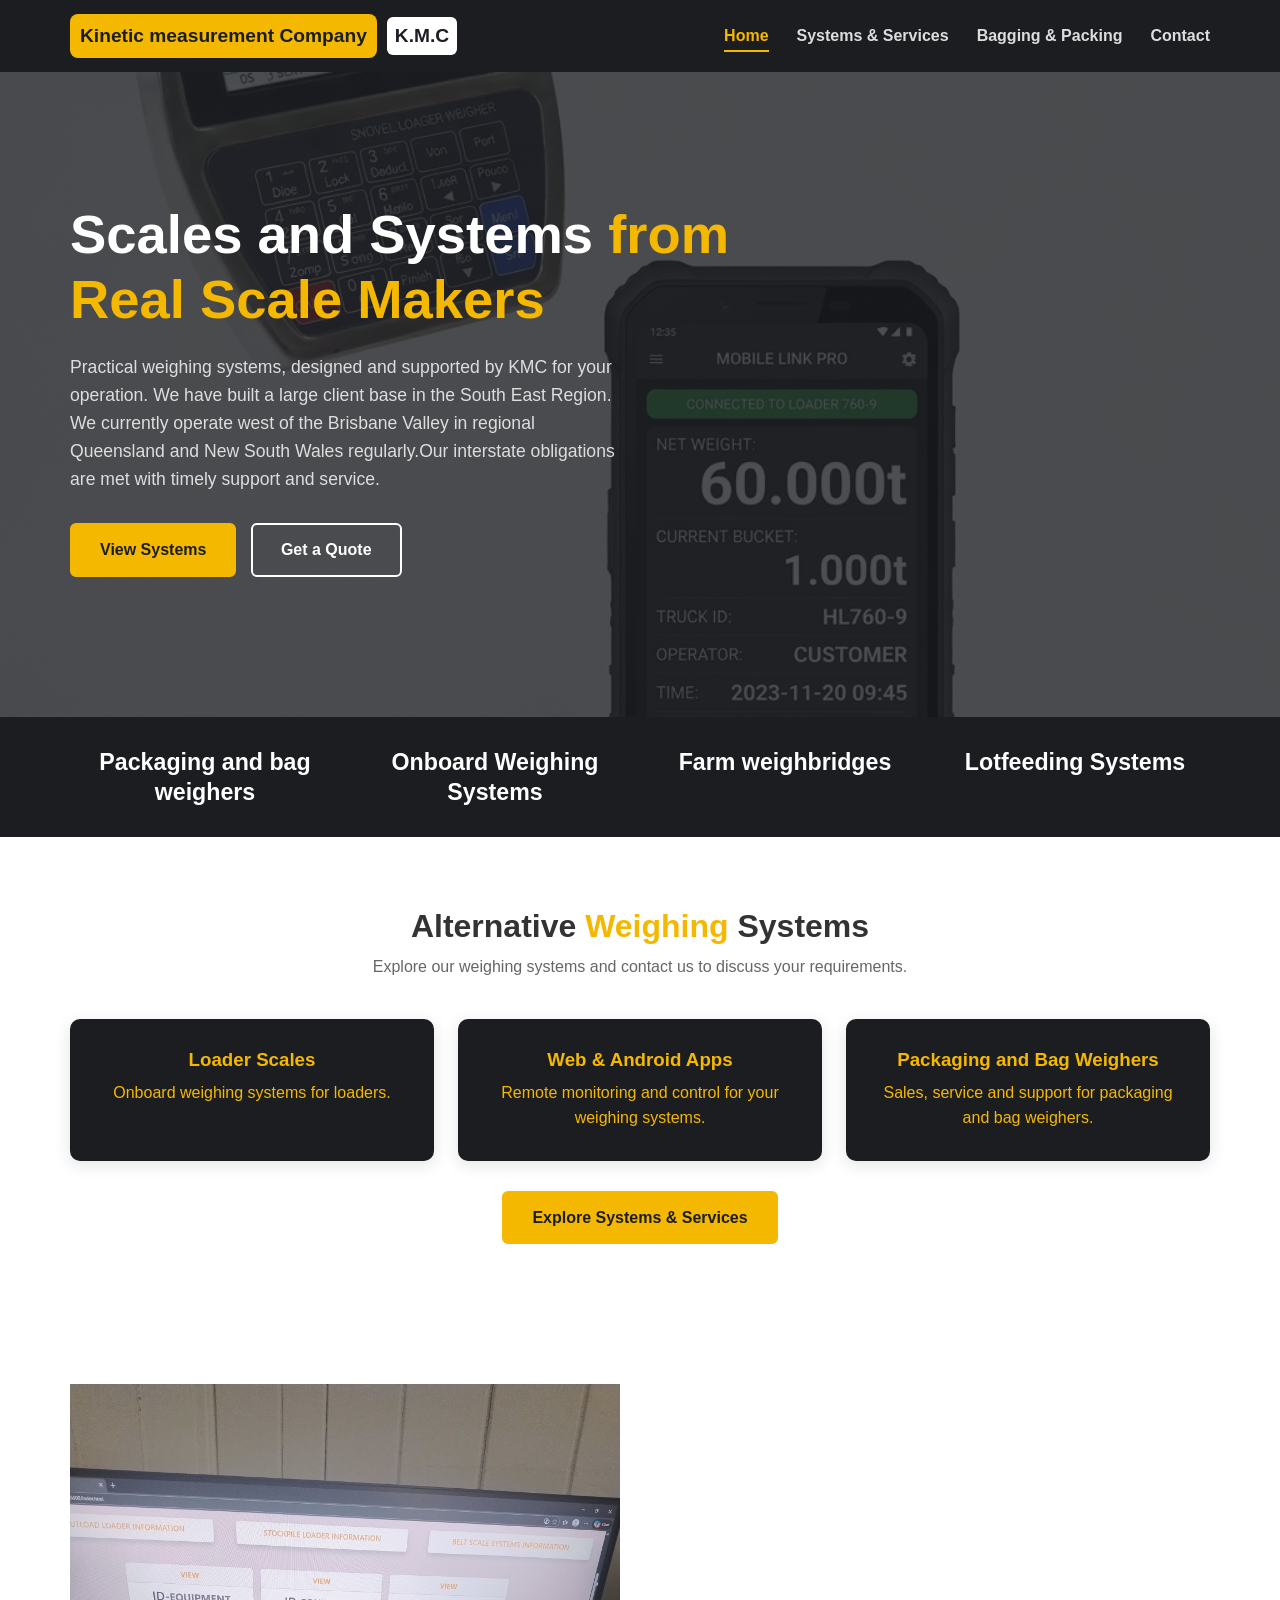
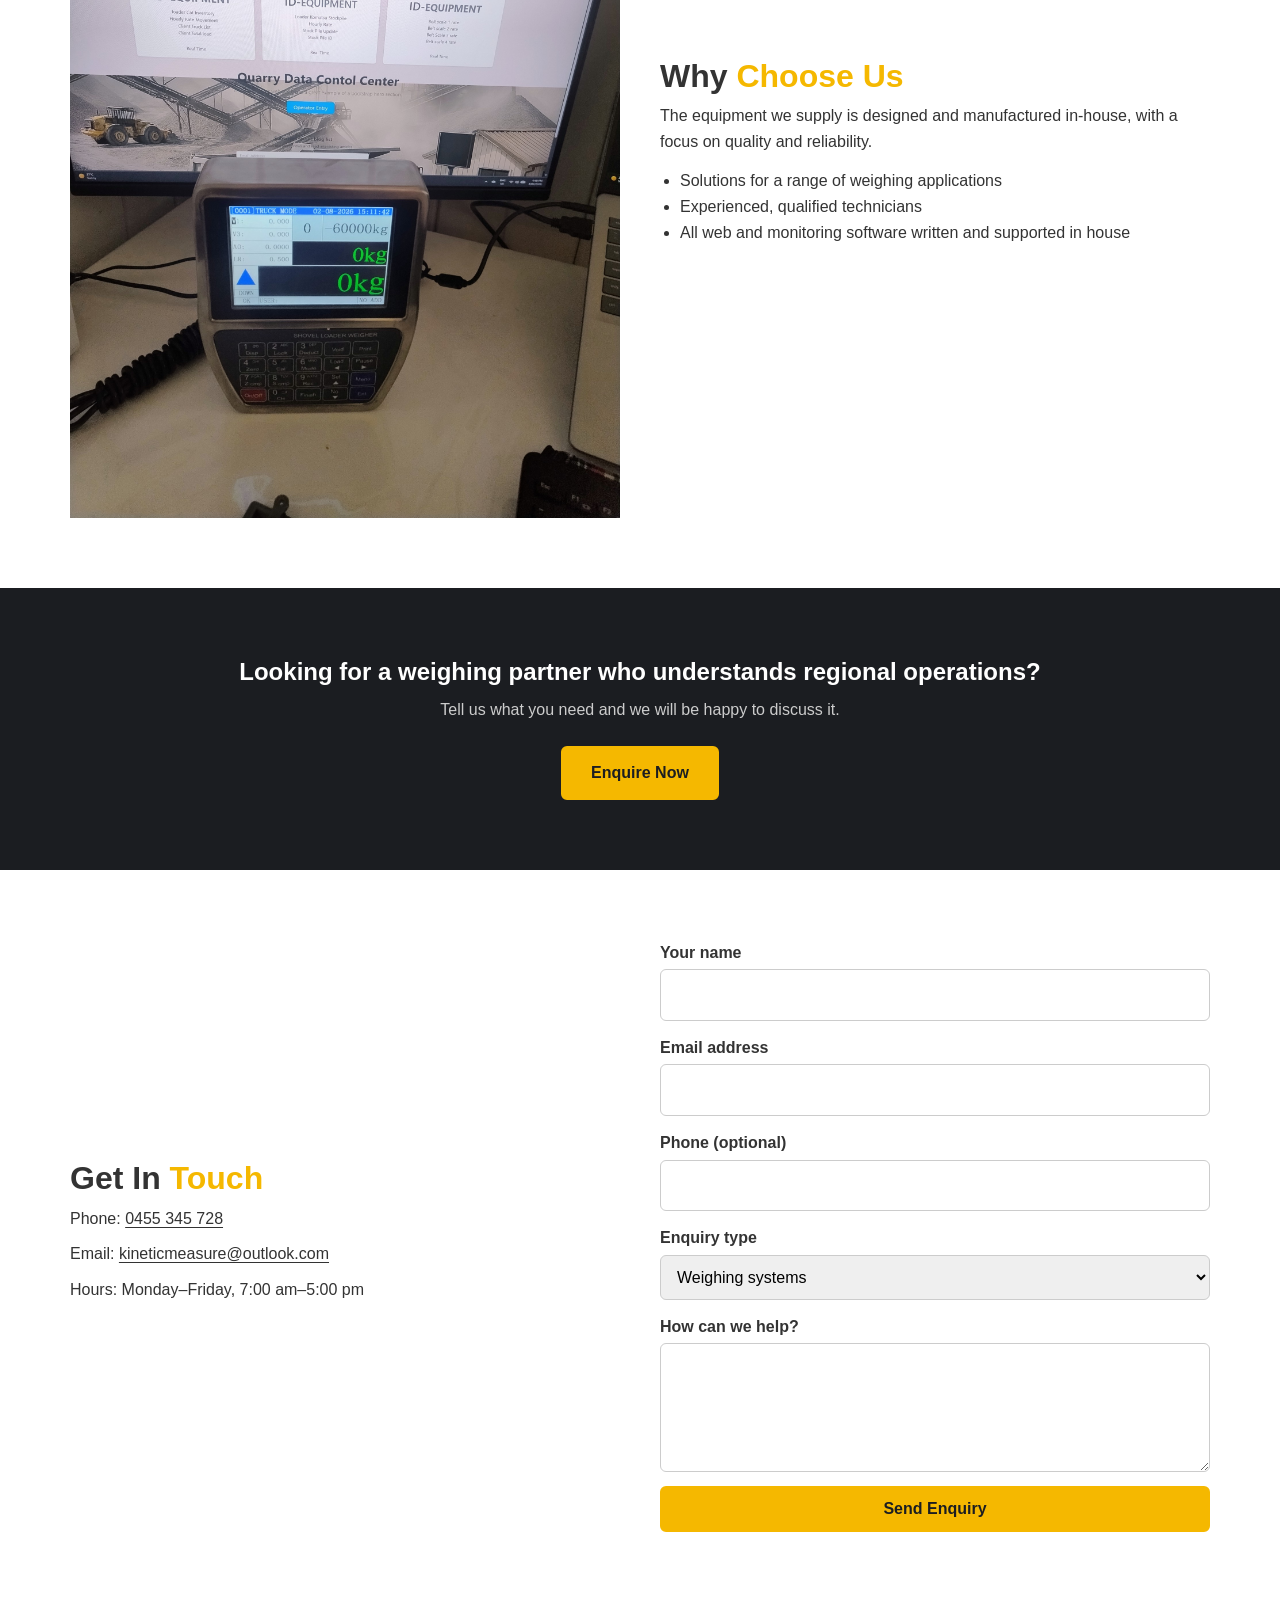
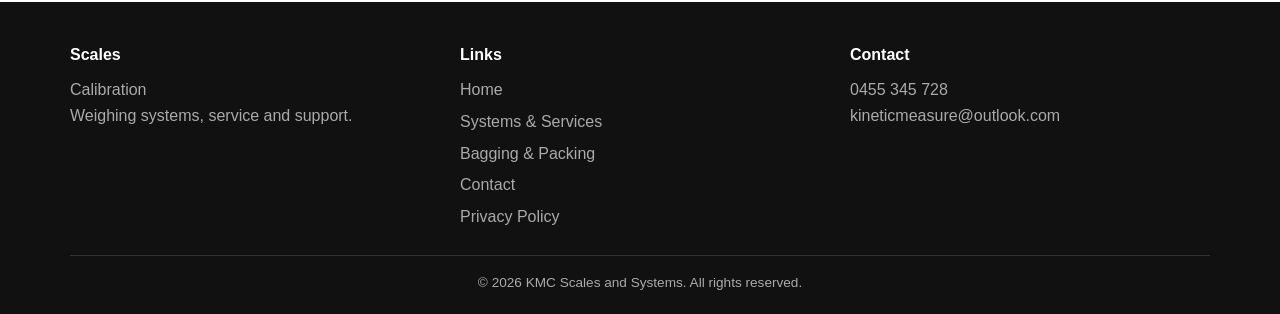
<file: index.html>
<!DOCTYPE html>
<html lang="en">
<head>
  <meta charset="UTF-8">
  <meta name="viewport" content="width=device-width, initial-scale=1">
  <title>Scales and Systems</title>
  <meta name="description" content="Weighing systems, packaging and bag weighers, loader scales, and practical support from KMC.">
  <link rel="canonical" href="https://kineticmeasure.com.au/">
  <link rel="stylesheet" href="css/style.css">
</head>
<body>

<a class="skip-link" href="#main-content">Skip to content</a>
<header>
  <div class="container nav">
    <a href="index.html" class="logo">
      <span class="logo-placeholder" aria-hidden="true"> Kinetic measurement Company</span>
      <span>K.M.C</span>
    </a>
    <button class="menu-toggle" type="button" aria-label="Toggle navigation" aria-expanded="false" aria-controls="primary-navigation">&#9776;</button>
    <nav id="primary-navigation" aria-label="Primary navigation">
      <ul>
        <li><a href="index.html" class="active">Home</a></li>
        <li><a href="sales-services.html">Systems &amp; Services</a></li>
        <li><a href="packing.html">Bagging &amp; Packing</a></li>
        <li><a href="index.html#contact">Contact</a></li>
      </ul>
    </nav>
  </div>
</header>

<main id="main-content">
<section class="hero">
  <div class="container">
    <h1>Scales and Systems <span>from Real Scale Makers</span></h1>
    <p>Practical weighing systems, designed and supported by KMC for your operation. We have built a large client base in the South East Region. We currently operate west of the Brisbane Valley in regional Queensland and New South Wales regularly.Our interstate obligations are met with timely support and service.</p>
    <a href="sales-services.html" class="btn">View Systems</a>
    <a href="#contact" class="btn outline">Get a Quote</a>
  </div>
</section>

<div class="stats">
  <div class="container">
    <div><strong>Packaging and bag weighers</strong></div>
    <div><strong>Onboard Weighing Systems</strong></div>
    <div><strong>Farm weighbridges</strong></div>
    <div><strong>Lotfeeding Systems</strong></div>
  </div>
</div>

<section>
  <div class="container">
    <h2 class="section-title">Alternative <span>Weighing</span> Systems</h2>
    <p class="section-sub">Explore our weighing systems and contact us to discuss your requirements.</p>
    <div class="grid">
      <div class="card service-card orange-text"><h3>Loader Scales</h3><p>Onboard weighing systems for loaders.</p></div>
      <div class="card service-card orange-text"><h3>Web &amp; Android Apps</h3><p>Remote monitoring and control for your weighing systems.</p></div>
      <div class="card service-card orange-text"><h3>Packaging and Bag Weighers</h3><p>Sales, service and support for packaging and bag weighers.</p></div>
    </div>
    <p class="section-action"><a href="sales-services.html" class="btn">Explore Systems &amp; Services</a></p>
  </div>
</section>

<section>
  <div class="container split">
    <div class="img-slot"><img src="images/qccontrol.jpg" alt="Quality control weighing system" loading="lazy" decoding="async"></div>
    <div>
      <h2 class="section-title align-left">Why <span>Choose Us</span></h2>
      <p>The equipment we supply is designed and manufactured in-house, with a focus on quality and reliability.</p>
      <ul>
        <li>Solutions for a range of weighing applications</li>
        <li>Experienced, qualified technicians</li>
        <li>All web and monitoring software written and supported in house </li>
      </ul>
    </div>
  </div>
</section>

<section class="cta">
  <div class="container">
    <h2>Looking for a weighing partner who understands regional operations?</h2>
    <p>Tell us what you need and we will be happy to discuss it.</p>
    <a href="#contact" class="btn">Enquire Now</a>
  </div>
</section>

<section id="contact">
  <div class="container split">
    <div class="contact-info">
      <h2 class="section-title align-left">Get In <span>Touch</span></h2>
      <p>Phone: <a href="tel:0455345728">0455 345 728</a></p>
      <p>Email: <a href="mailto:kineticmeasure@outlook.com">kineticmeasure@outlook.com</a></p>
      <p>Hours: Monday–Friday, 7:00 am–5:00 pm</p>
    </div>
    <form id="contact-form" aria-label="Send an enquiry by email">
      <label for="contact-name">Your name</label>
      <input id="contact-name" type="text" name="name" autocomplete="name" required>
      <label for="contact-email">Email address</label>
      <input id="contact-email" type="email" name="email" autocomplete="email" required>
      <label for="contact-phone">Phone (optional)</label>
      <input id="contact-phone" type="tel" name="phone" autocomplete="tel">
      <label for="contact-enquiry">Enquiry type</label>
      <select id="contact-enquiry" name="enquiry">
        <option>Weighing systems</option>
        <option>Service / repairs</option>
        <option>Parts</option>
        <option>Other</option>
      </select>
      <label for="contact-message">How can we help?</label>
      <textarea id="contact-message" name="message" rows="4" required></textarea>
      <button class="btn" type="submit">Send Enquiry</button>
      <p class="form-msg" role="status" aria-live="polite" hidden></p>
    </form>
  </div>
</section>
</main>

<footer>
  <div class="container">
    <div class="foot">
      <div><h4>Scales</h4>Calibration<p>Weighing systems, service and support.</p></div>
      <div><h4>Links</h4><ul><li><a href="index.html">Home</a></li><li><a href="sales-services.html">Systems &amp; Services</a></li><li><a href="packing.html">Bagging &amp; Packing</a></li><li><a href="#contact">Contact</a></li><li><a href="privacy-policy.html">Privacy Policy</a></li></ul></div>
      <div><h4>Contact</h4><p><a href="tel:0455345728">0455 345 728</a><br><a href="mailto:kineticmeasure@outlook.com">kineticmeasure@outlook.com</a></p></div>
    </div>
    <div class="copy">&copy; <span class="year">2026</span> KMC Scales and Systems. All rights reserved.</div>
  </div>
</footer>

<script src="js/main.js"></script>
</body>
</html>
</file>
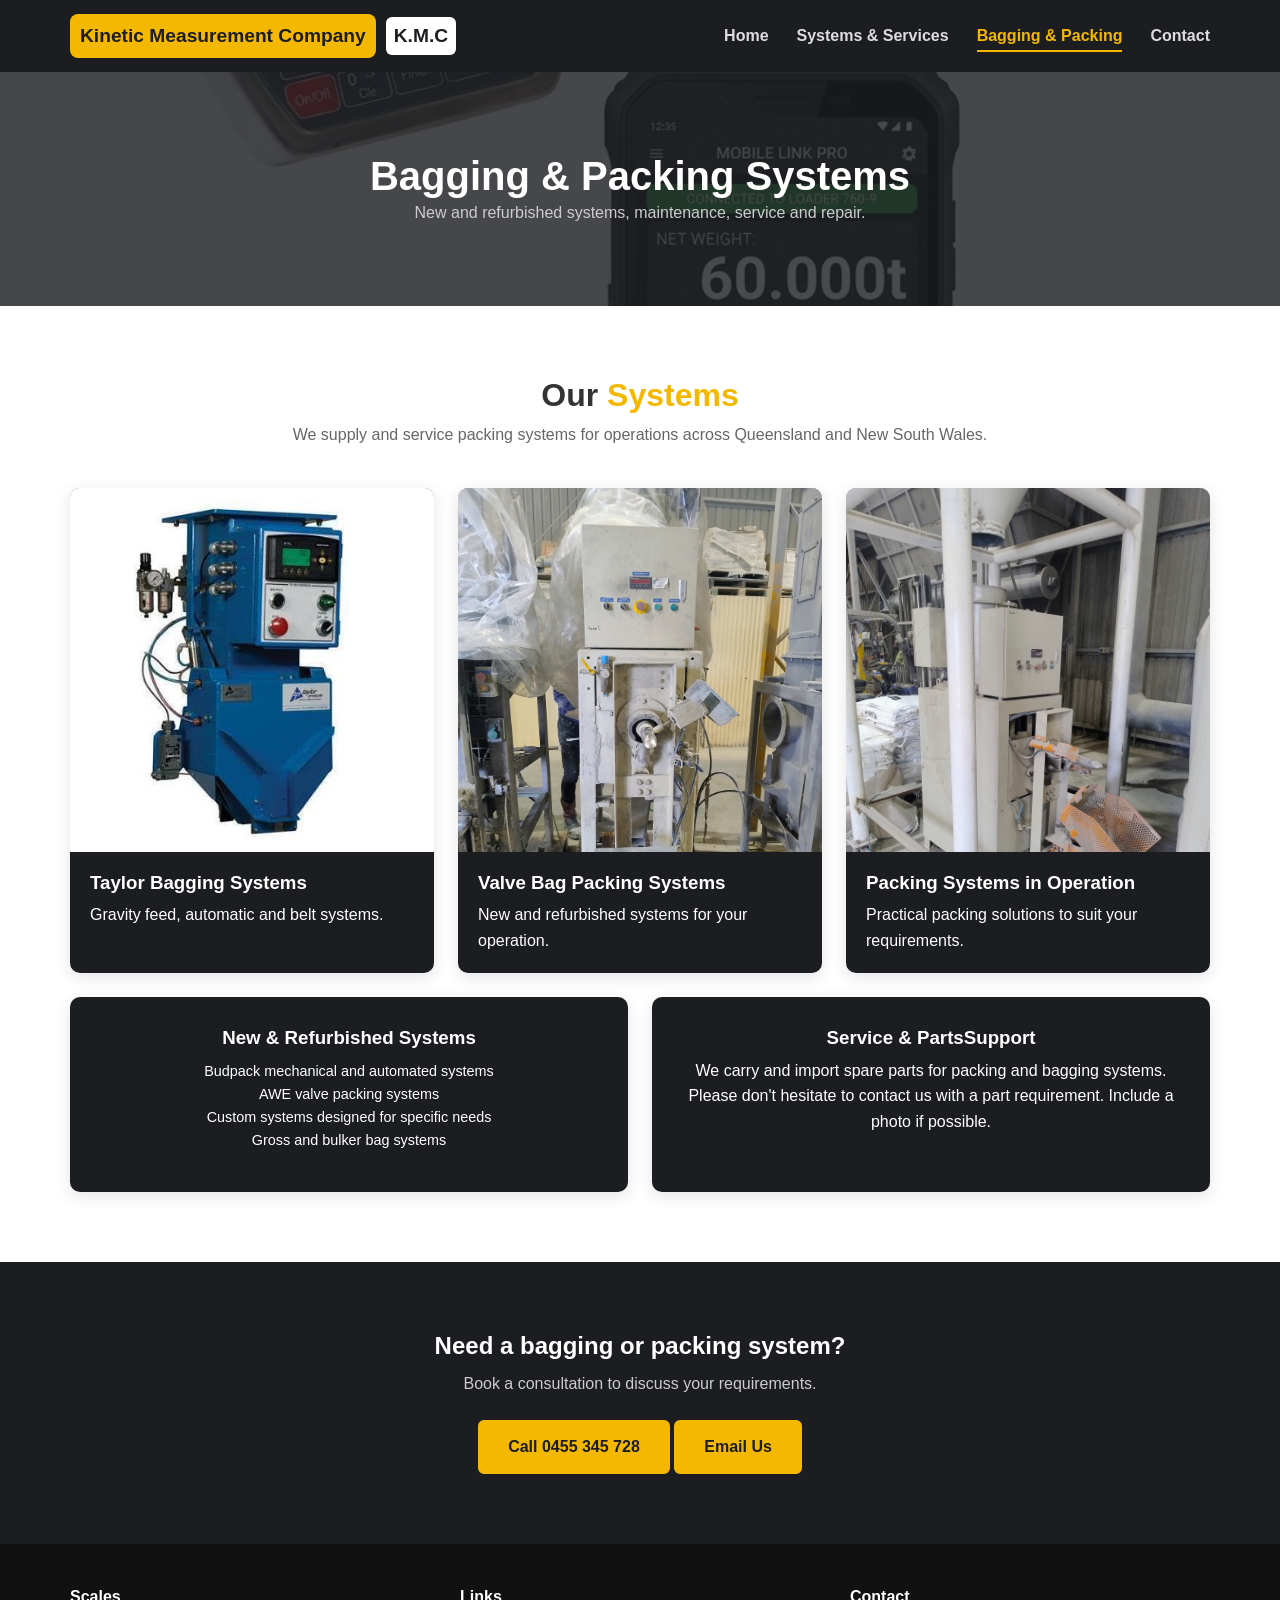
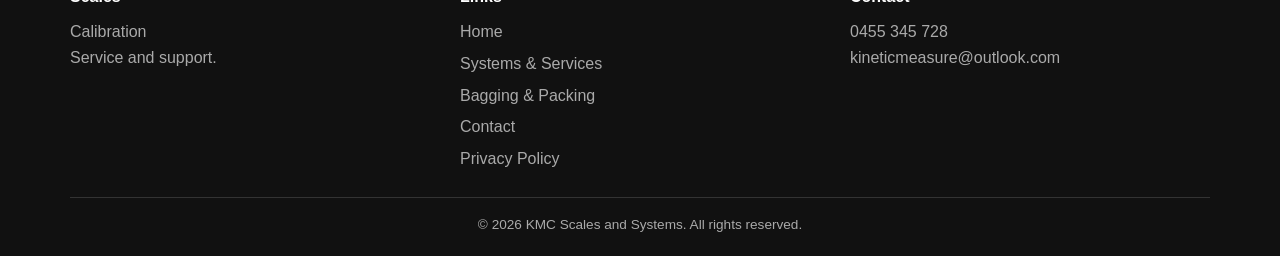
<file: packing.html>
<!DOCTYPE html>
<html lang="en">
<head>
  <meta charset="UTF-8">
  <meta name="viewport" content="width=device-width, initial-scale=1">
  <meta name="robots" content="index, follow">
  <title>Bagging &amp; Packing | KMC Scales and Systems</title>
  <meta name="description" content="New and refurbished bagging and packing systems, service and repairs from KMC across Queensland and New South Wales.">
  <link rel="canonical" href="https://kineticmeasure.com.au/packing.html">
  <link rel="stylesheet" href="css/style.css">
</head>
<body>

<a class="skip-link" href="#main-content">Skip to content</a>
<header>
  <div class="container nav">
    <a href="index.html" class="logo">
      <span class="logo-placeholder" aria-hidden="true">Kinetic Measurement Company</span>
      <span>K.M.C</span>
    </a>
    <button class="menu-toggle" type="button" aria-label="Toggle navigation" aria-expanded="false" aria-controls="primary-navigation">&#9776;</button>
    <nav id="primary-navigation" aria-label="Primary navigation">
      <ul>
        <li><a href="index.html">Home</a></li>
        <li><a href="sales-services.html">Systems &amp; Services</a></li>
        <li><a href="packing.html" class="active" aria-current="page">Bagging &amp; Packing</a></li>
        <li><a href="index.html#contact">Contact</a></li>
      </ul>
    </nav>
  </div>
</header>

<main id="main-content">
  <section class="page-hero">
    <div class="container">
      <h1>Bagging &amp; Packing Systems</h1>
      <p>New and refurbished systems, maintenance, service and repair.</p>
    </div>
  </section>

  <section id="packing">
    <div class="container">
      <h2 class="section-title">Our <span>Systems</span></h2>
      <p class="section-sub">We supply and service packing systems for operations across Queensland and New South Wales.</p>
      <div class="grid">
        <article class="card">
          <div class="img-slot"><img src="images/taylor.jpg" alt="Taylor bagging system" loading="lazy" decoding="async"></div>
          <div class="card-body">
            <h3>Taylor Bagging Systems</h3>
            <p>Gravity feed, automatic and belt systems.</p>
          </div>
        </article>
        <article class="card">
          <div class="img-slot"><img src="images/Valve.jpg" alt="Valve bag packing system installed at a customer site" loading="lazy" decoding="async"></div>
          <div class="card-body">
            <h3>Valve Bag Packing Systems</h3>
            <p>New and refurbished systems for your operation.</p>
          </div>
        </article>
        <article class="card">
          <div class="img-slot"><img src="images/vpe.jpg" alt="Packing system in operation at an industrial site" loading="lazy" decoding="async"></div>
          <div class="card-body">
            <h3>Packing Systems in Operation</h3>
            <p>Practical packing solutions to suit your requirements.</p>
          </div>
        </article>
      </div>
      <div class="grid packing-details">
        <article class="card service-card">
          <h3>New &amp; Refurbished Systems</h3>
          <ul>
            <li>Budpack mechanical and automated systems</li>
            <li>AWE valve packing systems</li>
            <li>Custom systems designed for specific needs</li>
            <li>Gross and bulker bag systems</li>
          </ul>
        </article>
        <article class="card service-card">
          <h3>Service &amp; PartsSupport</h3>
          <p>We carry and import spare parts for packing and bagging systems. Please don't hesitate to contact us with a part requirement. Include a photo if possible.</p>
        </article>
      </div>
    </div>
  </section>

  <section class="cta">
    <div class="container">
      <h2>Need a bagging or packing system?</h2>
      <p>Book a consultation to discuss your requirements.</p>
      <a href="tel:0455345728" class="btn">Call 0455 345 728</a>
      <a href="mailto:kineticmeasure@outlook.com?subject=Packing%20Systems%20Enquiry" class="btn">Email Us</a>
    </div>
  </section>
</main>

<footer>
  <div class="container">
    <div class="foot">
      <div><h4>Scales</h4>Calibration<p> Service and support.</p></div>
      <div><h4>Links</h4><ul><li><a href="index.html">Home</a></li><li><a href="sales-services.html">Systems &amp; Services</a></li><li><a href="packing.html">Bagging &amp; Packing</a></li><li><a href="index.html#contact">Contact</a></li><li><a href="privacy-policy.html">Privacy Policy</a></li></ul></div>
      <div><h4>Contact</h4><p><a href="tel:0455345728">0455 345 728</a><br><a href="mailto:kineticmeasure@outlook.com">kineticmeasure@outlook.com</a></p></div>
    </div>
    <div class="copy">&copy; <span class="year">2026</span> KMC Scales and Systems. All rights reserved.</div>
  </div>
</footer>

<script src="js/main.js"></script>
</body>
</html>
</file>
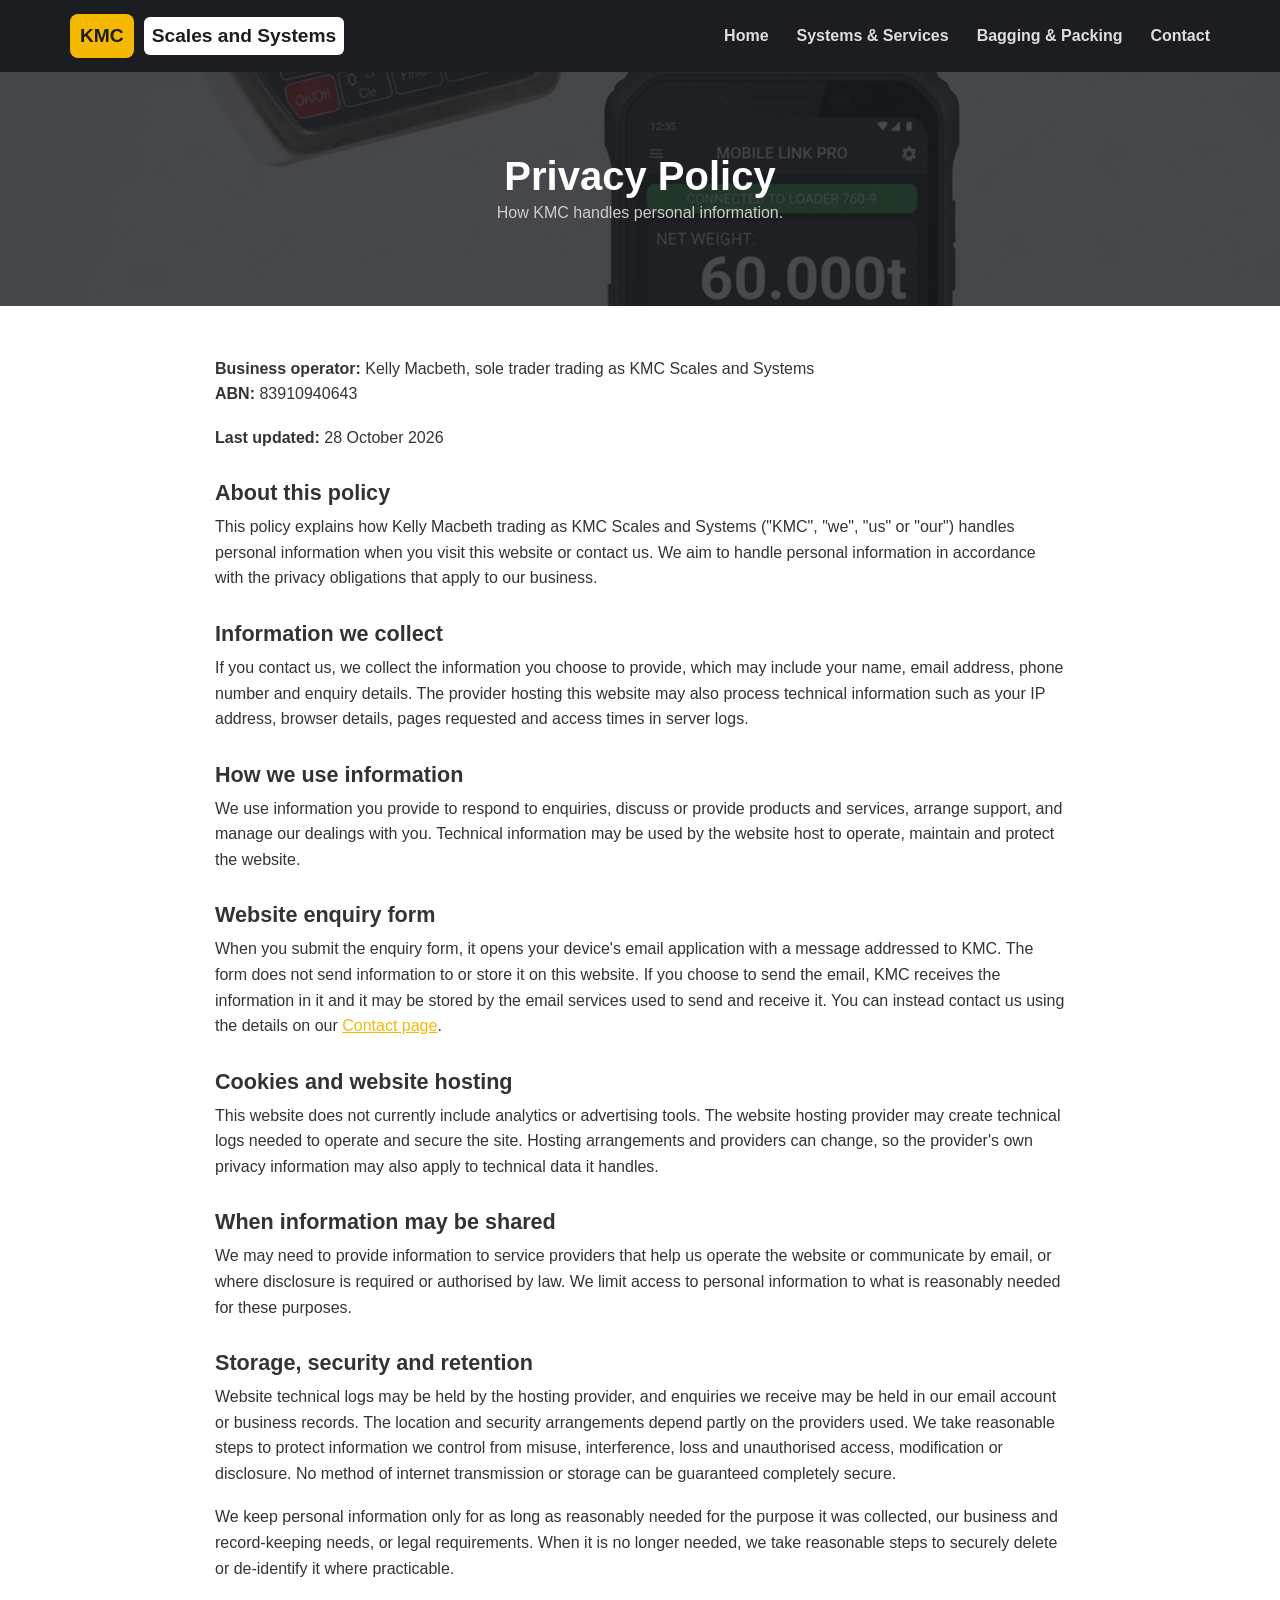
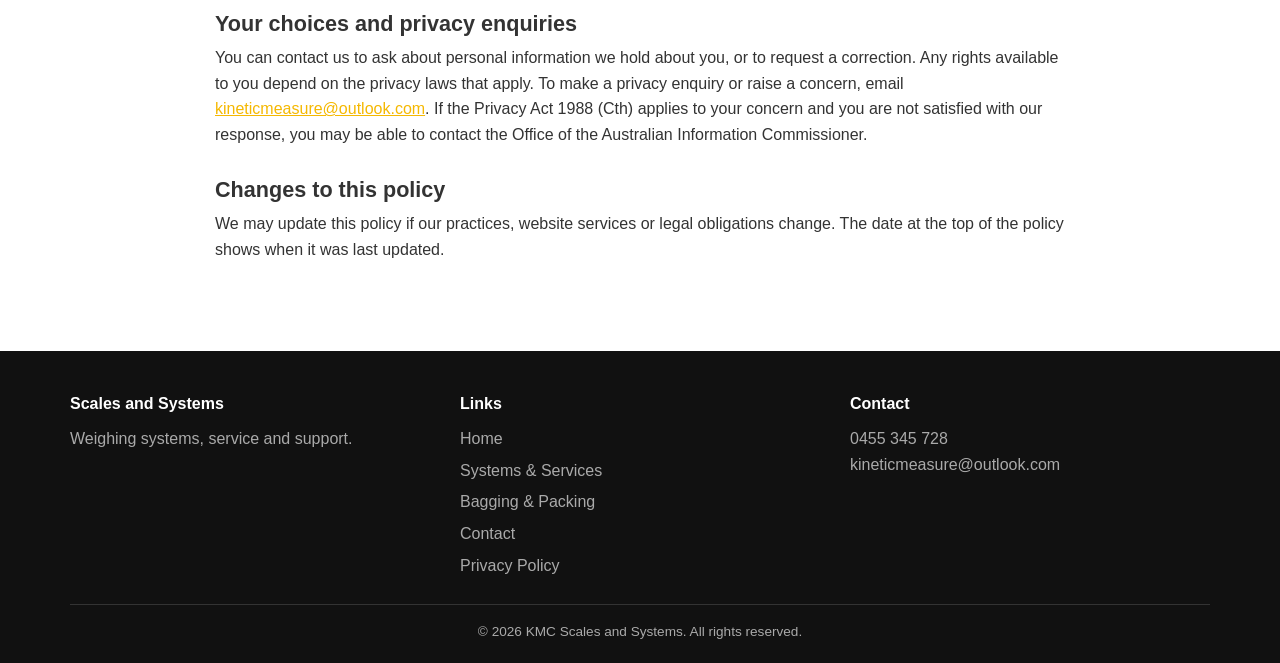
<file: privacy-policy.html>
<!DOCTYPE html>
<html lang="en">
<head>
  <meta charset="UTF-8">
  <meta name="viewport" content="width=device-width, initial-scale=1">
  <title>Privacy Policy | KMC Scales and Systems</title>
  <meta name="description" content="Learn how KMC handles personal information when you visit our website or contact us.">
  <link rel="canonical" href="https://kineticmeasure.com.au/privacy-policy.html">
  <link rel="stylesheet" href="css/style.css">
</head>
<body>

<a class="skip-link" href="#main-content">Skip to content</a>
<header>
  <div class="container nav">
    <a href="index.html" class="logo">
      <span class="logo-placeholder" aria-hidden="true">KMC</span>
      <span>Scales and Systems</span>
    </a>
    <button class="menu-toggle" type="button" aria-label="Toggle navigation" aria-expanded="false" aria-controls="primary-navigation">&#9776;</button>
    <nav id="primary-navigation" aria-label="Primary navigation">
      <ul>
        <li><a href="index.html">Home</a></li>
        <li><a href="sales-services.html">Systems &amp; Services</a></li>
        <li><a href="packing.html">Bagging &amp; Packing</a></li>
        <li><a href="index.html#contact">Contact</a></li>
      </ul>
    </nav>
  </div>
</header>

<main id="main-content">
<section class="page-hero">
  <div class="container">
    <h1>Privacy Policy</h1>
    <p>How KMC handles personal information.</p>
  </div>
</section>

<section class="policy-content">
  <div class="container">
    <p><strong>Business operator:</strong> Kelly Macbeth, sole trader trading as KMC Scales and Systems<br>
    <strong>ABN:</strong> 83910940643 </p>
    <p><strong>Last updated:</strong> 28 October 2026</p>

    <h2>About this policy</h2>
    <p>This policy explains how Kelly Macbeth trading as KMC Scales and Systems ("KMC", "we", "us" or "our") handles personal information when you visit this website or contact us. We aim to handle personal information in accordance with the privacy obligations that apply to our business.</p>

    <h2>Information we collect</h2>
    <p>If you contact us, we collect the information you choose to provide, which may include your name, email address, phone number and enquiry details. The provider hosting this website may also process technical information such as your IP address, browser details, pages requested and access times in server logs.</p>

    <h2>How we use information</h2>
    <p>We use information you provide to respond to enquiries, discuss or provide products and services, arrange support, and manage our dealings with you. Technical information may be used by the website host to operate, maintain and protect the website.</p>

    <h2>Website enquiry form</h2>
    <p>When you submit the enquiry form, it opens your device's email application with a message addressed to KMC. The form does not send information to or store it on this website. If you choose to send the email, KMC receives the information in it and it may be stored by the email services used to send and receive it. You can instead contact us using the details on our <a href="index.html#contact">Contact page</a>.</p>

    <h2>Cookies and website hosting</h2>
    <p>This website does not currently include analytics or advertising tools. The website hosting provider may create technical logs needed to operate and secure the site. Hosting arrangements and providers can change, so the provider's own privacy information may also apply to technical data it handles.</p>

    <h2>When information may be shared</h2>
    <p>We may need to provide information to service providers that help us operate the website or communicate by email, or where disclosure is required or authorised by law. We limit access to personal information to what is reasonably needed for these purposes.</p>

    <h2>Storage, security and retention</h2>
    <p>Website technical logs may be held by the hosting provider, and enquiries we receive may be held in our email account or business records. The location and security arrangements depend partly on the providers used. We take reasonable steps to protect information we control from misuse, interference, loss and unauthorised access, modification or disclosure. No method of internet transmission or storage can be guaranteed completely secure.</p>
    <p>We keep personal information only for as long as reasonably needed for the purpose it was collected, our business and record-keeping needs, or legal requirements. When it is no longer needed, we take reasonable steps to securely delete or de-identify it where practicable.</p>

    <h2>Your choices and privacy enquiries</h2>
    <p>You can contact us to ask about personal information we hold about you, or to request a correction. Any rights available to you depend on the privacy laws that apply. To make a privacy enquiry or raise a concern, email <a href="mailto:kineticmeasure@outlook.com">kineticmeasure@outlook.com</a>. If the Privacy Act 1988 (Cth) applies to your concern and you are not satisfied with our response, you may be able to contact the Office of the Australian Information Commissioner.</p>

    <h2>Changes to this policy</h2>
    <p>We may update this policy if our practices, website services or legal obligations change. The date at the top of the policy shows when it was last updated.</p>
  </div>
</section>
</main>

<footer>
  <div class="container">
    <div class="foot">
      <div><h4>Scales and Systems</h4><p>Weighing systems, service and support.</p></div>
      <div><h4>Links</h4><ul><li><a href="index.html">Home</a></li><li><a href="sales-services.html">Systems &amp; Services</a></li><li><a href="packing.html">Bagging &amp; Packing</a></li><li><a href="index.html#contact">Contact</a></li><li><a href="privacy-policy.html">Privacy Policy</a></li></ul></div>
      <div><h4>Contact</h4><p><a href="tel:0455345728">0455 345 728</a><br><a href="mailto:kineticmeasure@outlook.com">kineticmeasure@outlook.com</a></p></div>
    </div>
    <div class="copy">&copy; <span class="year">2026</span> KMC Scales and Systems. All rights reserved.</div>
  </div>
</footer>

<script src="js/main.js"></script>
</body>
</html>
</file>
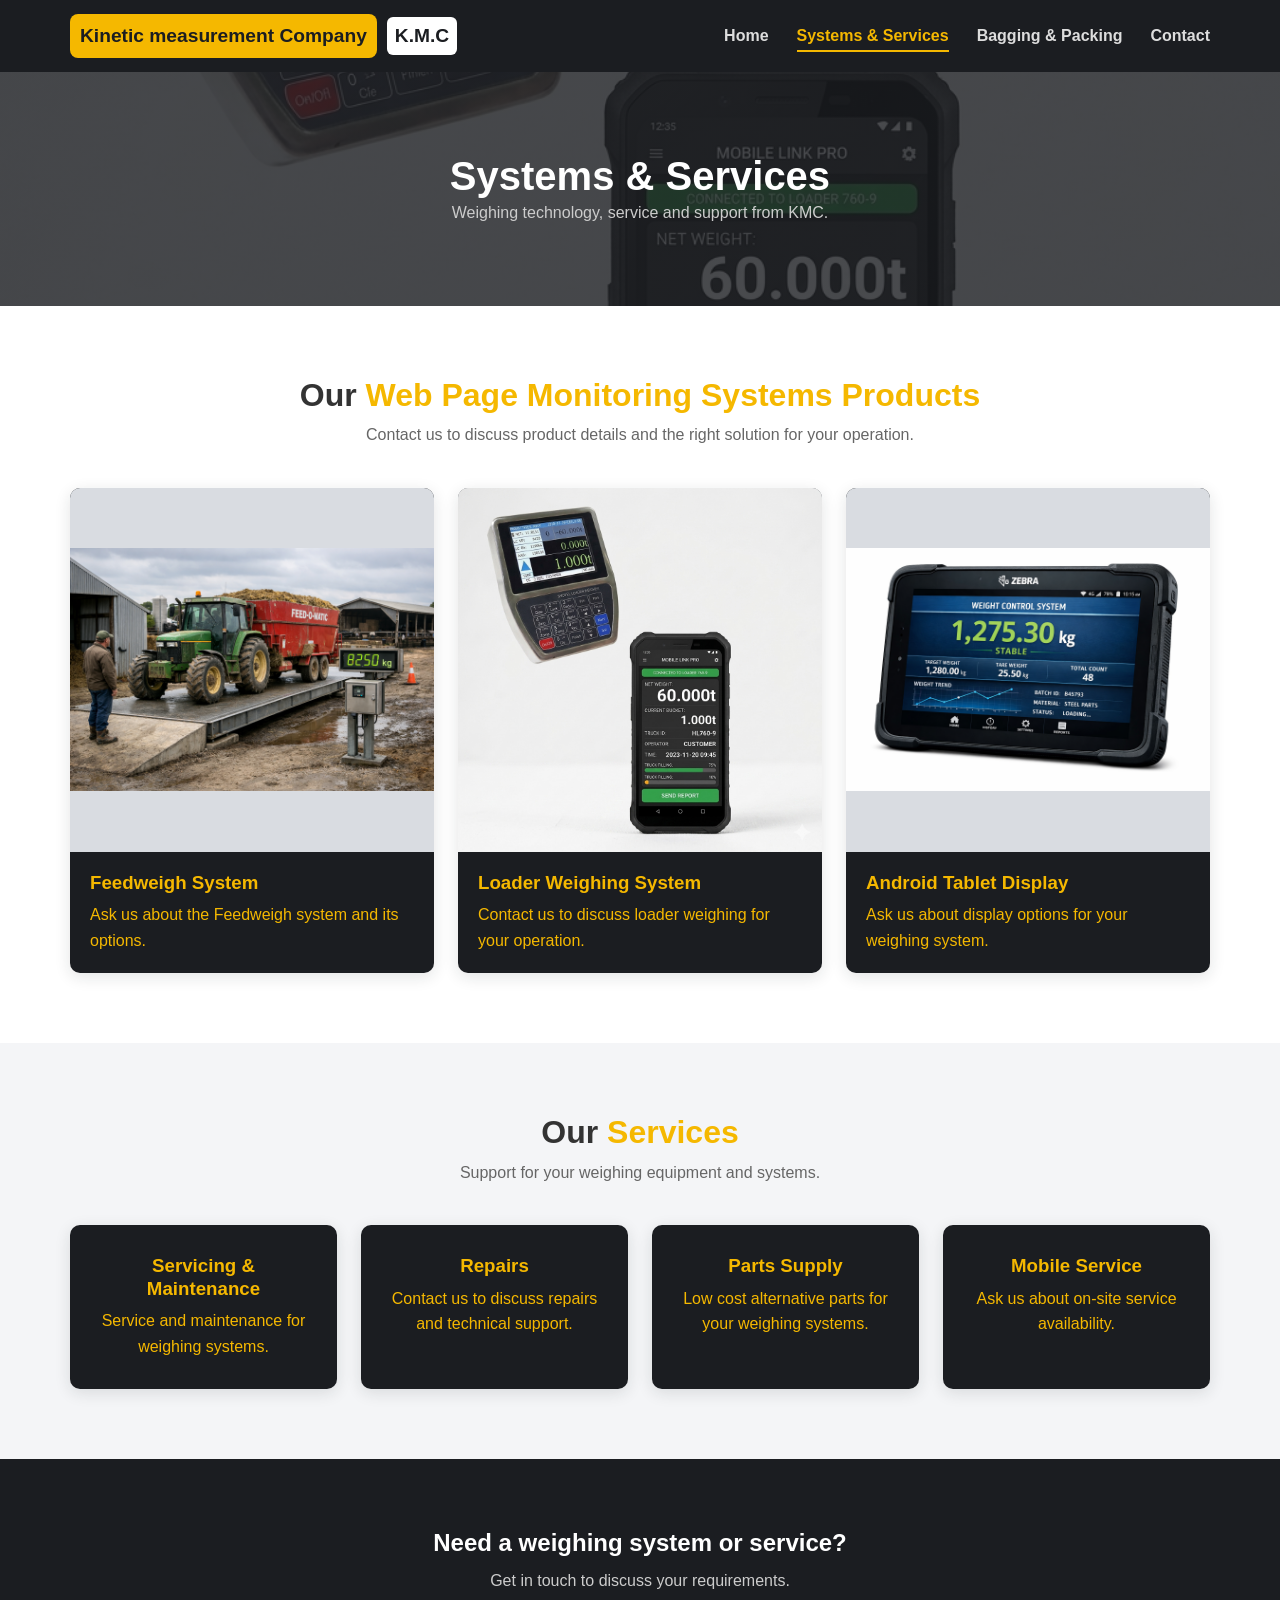
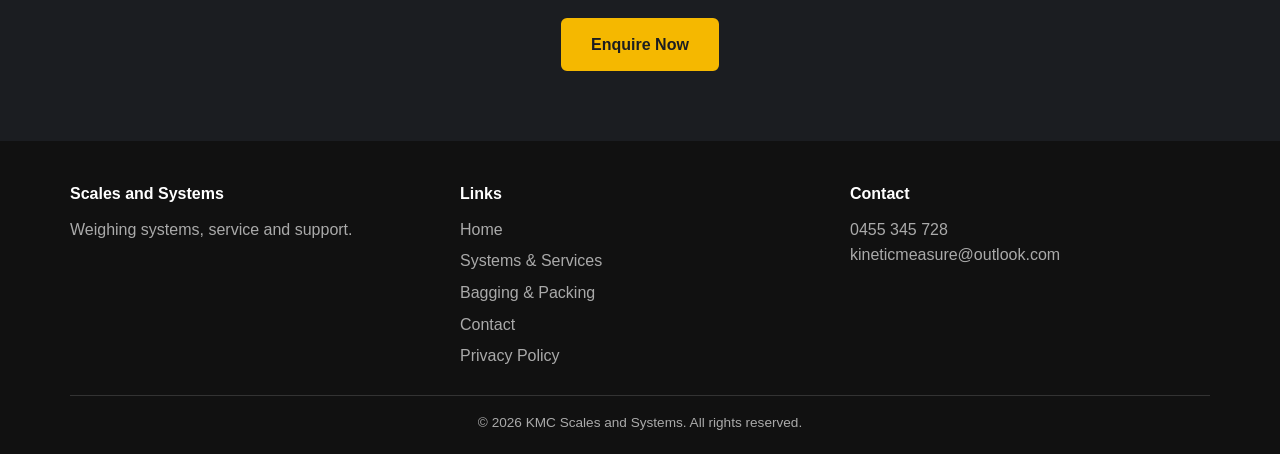
<file: sales-services.html>
<!DOCTYPE html>
<html lang="en">
<head>
  <meta charset="UTF-8">
  <meta name="viewport" content="width=device-width, initial-scale=1">
  <title>Systems and Services | KMC Scales and Systems</title>
  <meta name="description" content="Explore KMC weighing systems, product support, servicing and parts.">
  <link rel="canonical" href="https://kineticmeasure.com.au/sales-services.html">
  <link rel="stylesheet" href="css/style.css">
</head>
<body>

<a class="skip-link" href="#main-content">Skip to content</a>
<header>
  <div class="container nav">
    <a href="index.html" class="logo">
      <span class="logo-placeholder" aria-hidden="true">Kinetic measurement Company</span>
      <span>K.M.C</span>
    </a>
    <button class="menu-toggle" type="button" aria-label="Toggle navigation" aria-expanded="false" aria-controls="primary-navigation">&#9776;</button>
    <nav id="primary-navigation" aria-label="Primary navigation">
      <ul>
        <li><a href="index.html">Home</a></li>
        <li><a href="sales-services.html" class="active">Systems &amp; Services</a></li>
        <li><a href="packing.html">Bagging &amp; Packing</a></li>
        <li><a href="index.html#contact">Contact</a></li>
      </ul>
    </nav>
  </div>
</header>

<main id="main-content">
<section class="page-hero">
  <div class="container">
    <h1>Systems &amp; Services</h1>
    <p>Weighing technology, service and support from KMC.</p>
  </div>
</section>

<section id="sales">
  <div class="container">
    <h2 class="section-title">Our <span> Web Page Monitoring Systems Products</span></h2>
    <p class="section-sub">Contact us to discuss product details and the right solution for your operation.</p>
    <div class="grid">
      <article class="card orange-text">
        <div class="img-slot"><img src="images/feedweigh.png" alt="QCControl system" loading="lazy" decoding="async"></div>
        <div class="card-body">
          <h3>Feedweigh System</h3>
          <p>Ask us about the Feedweigh system and its options.</p>
        </div>
      </article>
      <article class="card orange-text">
        <div class="img-slot"><img src="images/Loadsystem.png" alt="Loader weighing system" loading="lazy" decoding="async"></div>
        <div class="card-body">
          <h3>Loader Weighing System</h3>
          <p>Contact us to discuss loader weighing for your operation.</p>
        </div>
      </article>
      <article class="card orange-text">
        <div class="img-slot"><img src="images/Androidtablet.png" alt="Android tablet display" loading="lazy" decoding="async"></div>
        <div class="card-body">
          <h3>Android Tablet Display</h3>
          <p>Ask us about display options for your weighing system.</p>
        </div>
      </article>
    </div>
  </div>
</section>

<section id="services" class="bg-light">
  <div class="container">
    <h2 class="section-title">Our <span>Services</span></h2>
    <p class="section-sub">Support for your weighing equipment and systems.</p>
    <div class="grid">
      <div class="card service-card orange-text"><h3>Servicing &amp; Maintenance</h3><p>Service and maintenance for weighing systems.</p></div>
      <div class="card service-card orange-text"><h3>Repairs</h3><p>Contact us to discuss repairs and technical support.</p></div>
      <div class="card service-card orange-text"><h3>Parts Supply</h3><p>Low cost alternative parts for your weighing systems.</p></div>
      <div class="card service-card orange-text"><h3>Mobile Service</h3><p>Ask us about on-site service availability.</p></div>
    </div>
  </div>
</section>

<section class="cta">
  <div class="container">
    <h2>Need a weighing system or service?</h2>
    <p>Get in touch to discuss your requirements.</p>
    <a href="index.html#contact" class="btn">Enquire Now</a>
  </div>
</section>
</main>

<footer>
  <div class="container">
    <div class="foot">
      <div><h4>Scales and Systems</h4><p>Weighing systems, service and support.</p></div>
      <div><h4>Links</h4><ul><li><a href="index.html">Home</a></li><li><a href="sales-services.html">Systems &amp; Services</a></li><li><a href="packing.html">Bagging &amp; Packing</a></li><li><a href="index.html#contact">Contact</a></li><li><a href="privacy-policy.html">Privacy Policy</a></li></ul></div>
      <div><h4>Contact</h4><p><a href="tel:0455345728">0455 345 728</a><br><a href="mailto:kineticmeasure@outlook.com">kineticmeasure@outlook.com</a></p></div>
    </div>
    <div class="copy">&copy; <span class="year">2026</span> KMC Scales and Systems. All rights reserved.</div>
  </div>
</footer>

<script src="js/main.js"></script>
</body>
</html>
</file>
<file: css/style.css>
:root {
  --yellow: #f5b800;
  --dark: #1b1d21;
  --dark-2: #2a2d33;
  --light: #f4f5f7;
  --text: #333;
  --radius: 10px;
}
* { box-sizing: border-box; margin: 0; padding: 0; }
html { scroll-behavior: smooth; scroll-padding-top: 84px; }
body { font-family: "Segoe UI", Arial, sans-serif; color: var(--text); line-height: 1.6; background: #fff; }
img { max-width: 100%; display: block; }
a { color: inherit; text-decoration: none; }
.container { width: min(1140px, 92%); margin: 0 auto; }
section { padding: clamp(44px, 7vw, 70px) 0; }
h1, h2, h3 { line-height: 1.2; }
.section-title { text-align: center; font-size: clamp(1.65rem, 4vw, 2rem); margin-bottom: 8px; }
.align-left { text-align: left; }
.section-sub { text-align: center; color: #666; margin-bottom: 40px; }
.section-title span { color: var(--yellow); }
a:focus-visible, button:focus-visible, input:focus-visible, select:focus-visible, textarea:focus-visible { outline: 3px solid var(--yellow); outline-offset: 3px; }
.skip-link { position: absolute; top: -60px; left: 12px; z-index: 200; padding: 10px 16px; background: #fff; color: var(--dark); border-radius: 0 0 6px 6px; }
.skip-link:focus { top: 0; }

/* Buttons */
.btn { display: inline-block; padding: 12px 28px; border-radius: 6px; font-weight: 700; border: 2px solid var(--yellow); background: var(--yellow); color: var(--dark); cursor: pointer; transition: .2s; font-size: 1rem; }
.btn:hover { background: transparent; color: var(--yellow); }
.btn.outline { background: transparent; color: #fff; border-color: #fff; }
.btn.outline:hover { background: #fff; color: var(--dark); }

/* Header */
header { background: var(--dark); position: sticky; top: 0; z-index: 100; }
.nav { display: flex; align-items: center; justify-content: space-between; height: 72px; }
.logo { display: flex; align-items: center; gap: 10px; color: #fff; font-weight: 800; font-size: 1.2rem; }
.logo > span:last-child { padding: 4px 8px; background: #fff; color: var(--dark); border-radius: 6px; }
.logo img { height: 44px; width: auto; }
.logo .logo-placeholder { min-width: 44px; height: 44px; padding: 0 10px; background: var(--yellow); color: var(--dark); display: grid; place-items: center; border-radius: 8px; font-weight: 900; white-space: nowrap; }
nav ul { display: flex; list-style: none; gap: 28px; }
nav a { color: #ddd; font-weight: 600; padding: 6px 0; border-bottom: 2px solid transparent; }
nav a:hover, nav a.active { color: var(--yellow); border-color: var(--yellow); }
.menu-toggle { display: none; background: none; border: 0; color: #fff; font-size: 1.8rem; cursor: pointer; }

/* Hero */
.hero { background: linear-gradient(rgba(27,29,33,.78), rgba(27,29,33,.78)), url("../images/Loadsystem.png") center/cover, var(--dark-2); color: #fff; padding: clamp(76px, 12vw, 130px) 0; }
.hero h1 { font-size: clamp(2rem, 5vw, 3.4rem); max-width: 700px; }
.hero h1 span { color: var(--yellow); }
.hero p { max-width: 560px; margin: 20px 0 30px; font-size: 1.1rem; color: #ddd; }
.hero .btn { margin-right: 10px; margin-bottom: 10px; }
.page-hero { padding: clamp(56px, 9vw, 80px) 0; background: linear-gradient(rgba(27,29,33,.8), rgba(27,29,33,.8)), url("../images/Loadsystem.png") center/cover, var(--dark-2); color: #fff; text-align: center; }
.page-hero h1 { font-size: clamp(2rem, 5vw, 2.5rem); }
.page-hero p { color: #ccc; }

/* Stats */
.stats { background: var(--dark); padding: 30px 0; }
.stats .container { display: grid; grid-template-columns: repeat(auto-fit, minmax(150px, 1fr)); text-align: center; gap: 20px; }
.stats strong { display: block; font-size: clamp(1rem, 2.4vw, 1.45rem); line-height: 1.3; color: #fff; }

/* Cards */
.grid { display: grid; grid-template-columns: repeat(auto-fit, minmax(min(100%, 250px), 1fr)); gap: 24px; }
.card { background: var(--dark); color: #fff; border-radius: var(--radius); box-shadow: 0 4px 16px rgba(27,29,33,.12); overflow: hidden; transition: .25s; }
.card:hover { transform: translateY(-5px); box-shadow: 0 10px 24px rgba(0,0,0,.15); }
.card-body { padding: 20px; }
.card h3 { margin-bottom: 8px; }
.card .price { color: #fff; font-weight: 800; font-size: 1.1rem; }
.card ul { list-style: none; font-size: .9rem; color: #fff; margin: 10px 0; }
.service-card { padding: 30px 24px; text-align: center; }
.section-action { text-align: center; margin-top: 30px; }
.card.orange-text { color: var(--yellow); }
.card.orange-text ul, .card.orange-text .price { color: var(--yellow); filter: none; }
.service-card .icon { font-size: 2.4rem; margin-bottom: 10px; }
.bg-light { background: var(--light); }

/* Image placeholders (replace by <img>) */
.img-slot { aspect-ratio: 3/4; background: #d9dce1; display: grid; place-items: center; color: #777; font-size: .9rem; overflow: hidden; }
.img-slot img { width: 100%; height: 100%; object-fit: cover; }
#sales .img-slot { aspect-ratio: 1 / 1; }
#sales .img-slot img { object-fit: contain; }
#packing .img-slot { aspect-ratio: 1 / 1; background: #f0f0f0; }
#packing .img-slot img { object-fit: contain; }
.packing-details { margin-top: 24px; }

/* Showcase */
.filters { display: flex; flex-wrap: wrap; justify-content: center; gap: 10px; margin-bottom: 30px; }
.filter-btn { padding: 8px 20px; border-radius: 30px; border: 2px solid var(--dark); background: #fff; font-weight: 600; cursor: pointer; }
.filter-btn.active, .filter-btn:hover { background: var(--yellow); border-color: var(--yellow); color: var(--dark); }
.gallery { display: grid; grid-template-columns: repeat(auto-fill, minmax(min(100%, 460px), 1fr)); gap: 20px; }
.gallery .item { cursor: pointer; position: relative; border-radius: var(--radius); overflow: hidden; }
.gallery .item.hide { display: none; }
.gallery .caption { position: absolute; left: 0; right: 0; bottom: 0; padding: 14px; background: linear-gradient(transparent, rgba(0,0,0,.8)); color: #fff; font-weight: 600; }
.gallery .item:hover img { transform: scale(1.06); }
.gallery .item img { transition: .3s; }
.lightbox { position: fixed; inset: 0; background: rgba(0,0,0,.9); display: none; place-items: center; z-index: 200; padding: 20px; }
.lightbox.open { display: grid; }
.lightbox img { max-height: 95vh; border-radius: 8px; }
.lightbox p { color: #fff; text-align: center; margin-top: 10px; }
.lightbox button { position: absolute; top: 20px; right: 28px; background: none; border: 0; color: #fff; font-size: 2.5rem; cursor: pointer; }

/* About / Contact */
.split { display: grid; grid-template-columns: 1fr 1fr; gap: 40px; align-items: center; }
.split ul { margin: 14px 0 0 20px; }
form { display: grid; gap: 14px; }
form label { font-weight: 600; margin-bottom: -10px; }
input, select, textarea { width: 100%; padding: 12px; border: 1px solid #ccc; border-radius: 6px; font: inherit; }
input:focus, select:focus, textarea:focus { outline: 2px solid var(--yellow); }
.form-msg { color: var(--dark); font-weight: 600; }
.form-msg[hidden] { display: none; }
.contact-info p { margin-bottom: 10px; }
.contact-info a { text-decoration: underline; text-underline-offset: 3px; }
.cta { background: var(--dark); color: #fff; text-align: center; }
.cta p { margin: 10px 0 24px; color: #ccc; }

/* Footer */
footer { background: #111; color: #aaa; padding: 40px 0 20px; }
.foot { display: grid; grid-template-columns: repeat(auto-fit, minmax(200px, 1fr)); gap: 30px; margin-bottom: 20px; }
footer h4 { color: #fff; margin-bottom: 10px; }
footer li { list-style: none; margin-bottom: 6px; }
footer a:hover { color: var(--yellow); }
.copy { text-align: center; border-top: 1px solid #333; padding-top: 16px; font-size: .85rem; }

/* Privacy policy */
.policy-content { padding: 50px 0 70px; }
.policy-content .container { max-width: 850px; }
.policy-content .container > p:first-child { margin-top: 0; }
.policy-content p { margin: 0 0 18px; }
.policy-content h2 { font-size: 1.35rem; margin: 30px 0 8px; }
.policy-content a { color: var(--yellow); text-decoration: underline; }
.policy-draft { padding: 14px 18px; border-left: 4px solid var(--yellow); background: var(--light); }

@media (max-width: 800px) {
  .menu-toggle { display: block; width: 44px; height: 44px; }
  nav { position: absolute; top: 72px; left: 0; right: 0; background: var(--dark); display: none; box-shadow: 0 8px 16px rgba(0,0,0,.2); }
  nav.open { display: block; }
  nav ul { flex-direction: column; gap: 0; padding: 10px 4%; }
  nav li a { display: block; padding: 12px 0; }
  .split { grid-template-columns: 1fr; }
  .logo { font-size: clamp(.95rem, 4vw, 1.15rem); }
  .logo > span:last-child { max-width: 54vw; }
  .logo .logo-placeholder { width: 44px; min-width: 44px; padding: 0; overflow: hidden; font-size: 0; }
  .logo .logo-placeholder::after { content: "K"; font-size: 1rem; }
}

@media (max-width: 520px) {
  .stats { padding: 22px 0; }
  .stats .container { grid-template-columns: repeat(2, minmax(0, 1fr)); gap: 16px 10px; }
  .section-sub { margin-bottom: 28px; }
  .service-card { padding: 24px 18px; }
  .hero .btn { margin-right: 4px; padding: 12px 18px; }
  .foot { grid-template-columns: 1fr; gap: 22px; }
}

@media (prefers-reduced-motion: reduce) {
  html { scroll-behavior: auto; }
  *, *::before, *::after { scroll-behavior: auto !important; transition-duration: .01ms !important; animation-duration: .01ms !important; animation-iteration-count: 1 !important; }
}
</file>
